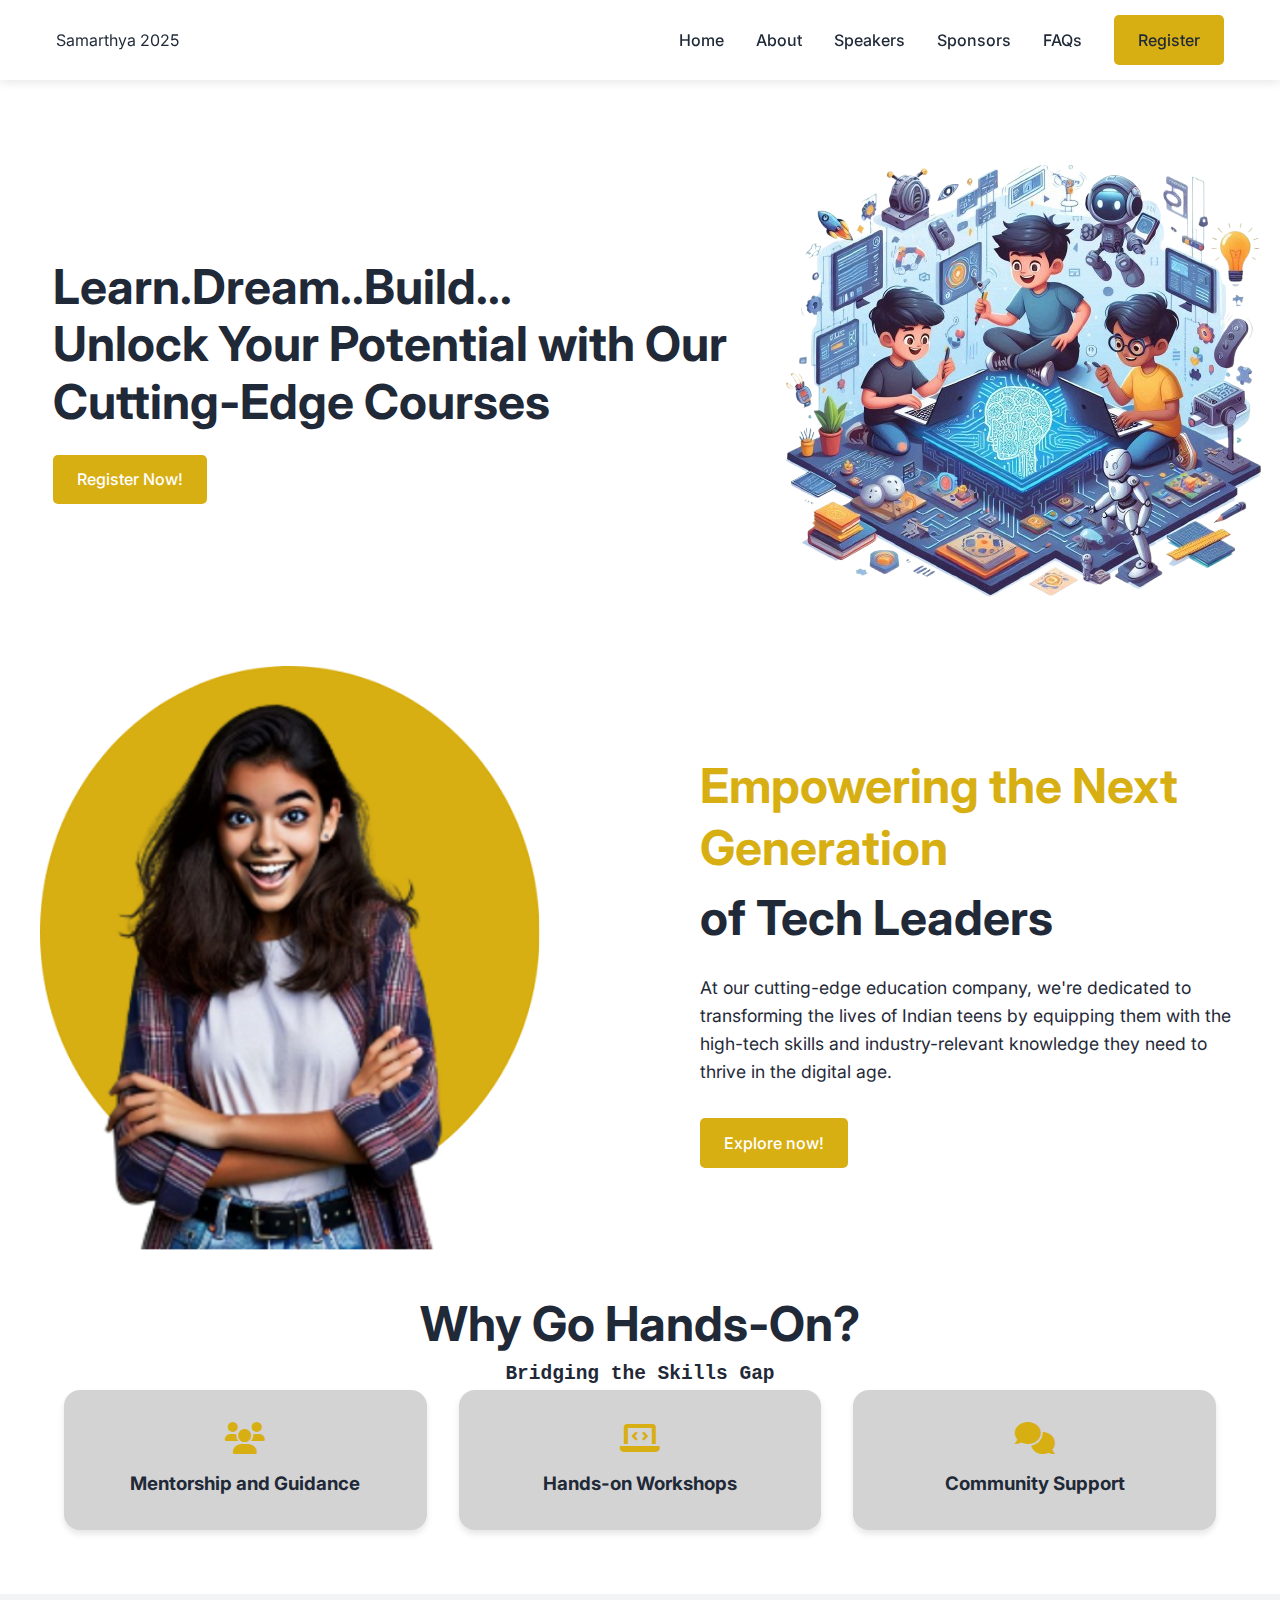
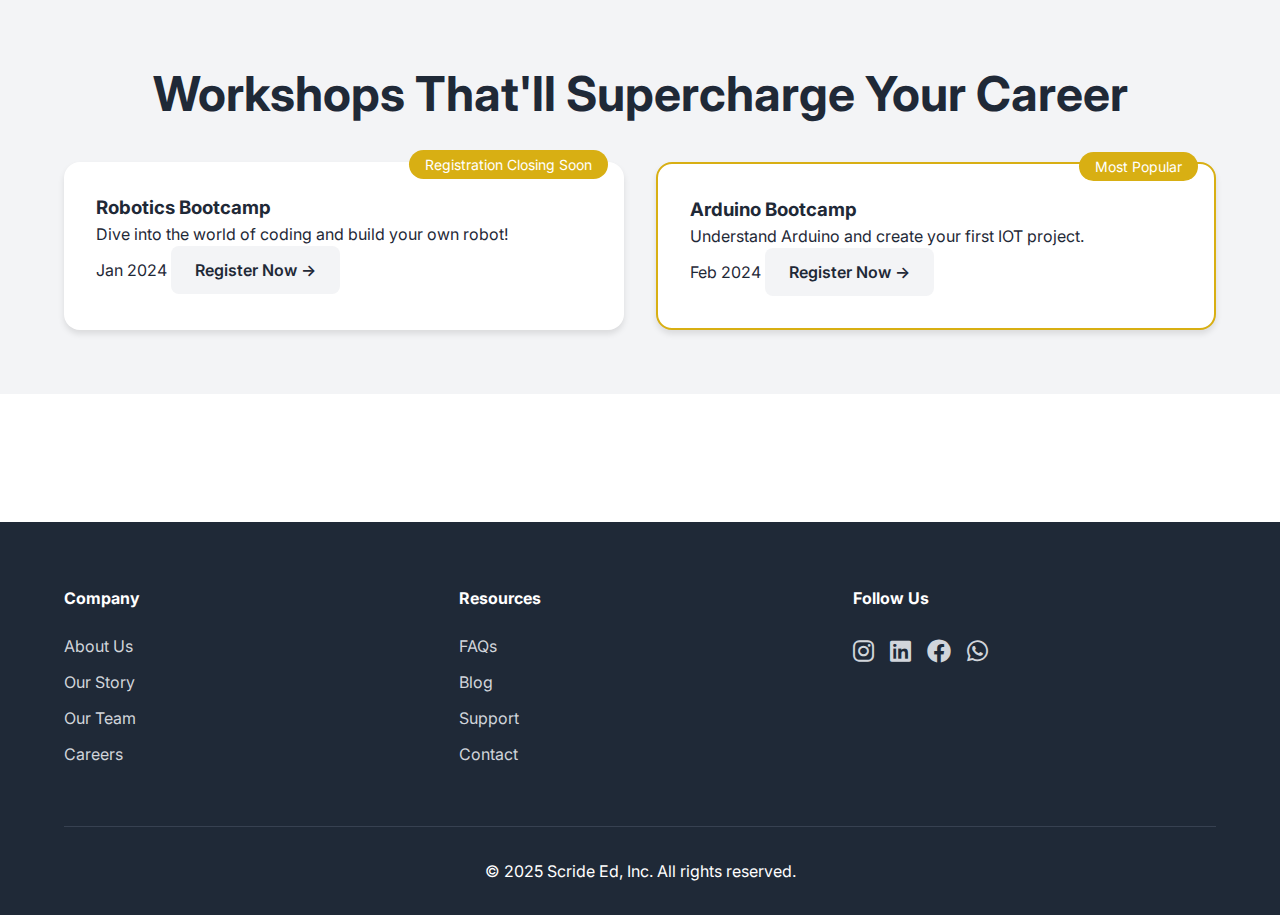
<file: samarthya.html>
<!DOCTYPE html>
<html lang="en">
<head>
    <meta charset="UTF-8">
    <meta name="viewport" content="width=device-width, initial-scale=1.0">
    <title>ScrideEd - Learn.Dream.Build.</title>
    <link rel="icon" type="image/png" href="scrideGearLogo-rbg.png"/>

    
    <!-- CSS -->
    <link rel="stylesheet" href="styles/main.css">
    
    <!-- Google Fonts -->
    <link rel="preconnect" href="https://fonts.googleapis.com">
    <link rel="preconnect" href="https://fonts.gstatic.com" crossorigin>
    <link href="https://fonts.googleapis.com/css2?family=Inter:wght@400;500;600;700&display=swap" rel="stylesheet">
    
    <!-- Font Awesome for icons -->
    <link rel="stylesheet" href="https://cdnjs.cloudflare.com/ajax/libs/font-awesome/6.0.0/css/all.min.css">
</head>
<body>
    <div class="loader-wrapper" id="loader">
        <div class="loader">
            <div class="loader-circle"></div>
            <div class="loader-line-mask">
                <div class="loader-line"></div>
            </div>
            <div class="loader-logo">
                <!-- <span>ScrideEd</span> -->
                <img src="assets/icons/scrideGearLogo-rbg.png">
            </div>
        </div>
        <!-- <div class="loader-text">.<br>Loading amazing content...</div> -->
    </div>
    <!-- <header class="site-header">
        <nav class="main-nav container">
            <div class="logo-container">
            <a href="/" class="logo"><img src="../assets/icons/logo-black-rbg.png" alt="Scride Ed"></a>
            </div>
            <button class="mobile-menu-toggle" aria-label="Toggle menu">
                <span></span>
            </button>
            
            <ul class="nav-links">
                <li><a href="/">Home</a></li>
                <li><a href="/about.html">About</a></li>
                <li><a href="/courses.html">Courses</a></li>
                <li><a href="/pages/contact.html">Contact</a></li>
                <li><a href="/login.html" class="btn-login">Login</a></li>
                <li><a href="/login.html" class="btn-primary">Get Started</a></li>
            </ul>
        </nav>
    </header> -->

    <header class="site-header">
        <nav class="main-nav container">
            <div class="logo-container">
                Samarthya 2025
            </div>
            <button class="mobile-menu-toggle" aria-label="Toggle menu">
                <span class="hamburger"></span>
            </button>
            
            <ul class="nav-links">
                <li><a href="/">Home</a></li>
                <li><a href="/about.html">About</a></li>
                <li><a href="/courses.html">Speakers</a></li>
                <li><a href="/pages/contact.html">Sponsors</a></li>
                <li><a href="/login.html" class="btn-login">FAQs</a></li>
                <li><a href="/login.html" class="btn-primary">Register</a></li>
            </ul>
        </nav>
    </header>

    <main>
        <!-- Hero Section -->
        <section class="hero">
            <div class="container">
                <h1>
                    <p class="empower-content">Learn.Dream..Build...</p>
                    Unlock Your Potential with Our<br>
                    Cutting-Edge Courses
                </h1>
                <a href="#explore" class="btn-primary">Register Now!</a>
            </div>
            <figure class="hero-image">
                <!-- make it transprant bg  -->
                <img src="../assets/images/icon.png" alt="Hero Image">
            </figure>
        </section>
    
<!-- add empowering section -->
    <section class="empower">
        <div class="empower-wrapper">
            <div class="empower-image">
                <img src="../assets/images/empower-image.png" alt="Image">
            </div>
            <div class="empower-content">
                <h1>
                    <span class="highlight">Empowering the Next Generation</span>
                    of Tech Leaders
                </h1>
                <p class="hero-text">
                    At our cutting-edge education company, we're dedicated to transforming
                    the lives of Indian teens by equipping them with the high-tech skills and
                    industry-relevant knowledge they need to thrive in the digital age.
                </p>
                <a href="../courses.html" class="btn-primary">Explore now!</a>
            </div>
        </div>
    </section>

        <!-- Features Section -->
         <!-- update this section with a heading and relevant content and add animations accordingly -->
        <section class="features">
            <div class="container">
                <h1>Why Go Hands-On?</h1>
                <h2>Bridging the Skills Gap</h2>
                <div class="features-grid">
                    <div class="feature-card">
                        <i class="fas fa-users"></i>
                        <h3>Mentorship and Guidance</h3>
                    </div>
                    <div class="feature-card">
                        <i class="fas fa-laptop-code"></i>
                        <h3>Hands-on Workshops</h3>
                    </div>
                    <div class="feature-card">
                        <i class="fas fa-comments"></i>
                        <h3>Community Support</h3>
                    </div>
                </div>
            </div>
        </section>

        <!-- Popular Courses -->
        <section class="courses" id="explore">
            <div class="container">
                <!-- center the heading -->
                <h1>Workshops That'll Supercharge Your Career</h1>
                <div class="course-grid">
                    <div class="course-card">
                        <span class="badge">Registration Closing Soon</span>
                        <h3>Robotics Bootcamp</h3>
                        <p>Dive into the world of coding and build your own robot!</p>
                        <span class="date">Jan 2024</span>
                        <a href="https://forms.gle/HEQwnBu2qKFp6ERG7" class="btn-secondary">Register Now -></a>
                    </div>
                    <div class="course-card featured">
                        <span class="badge">Most Popular</span>
                        <h3>Arduino Bootcamp</h3>
                        <p>Understand Arduino and create your first IOT project.</p>
                        <span class="date">Feb 2024</span>
                        <a href="https://forms.gle/LDaKzVf9h2hfmn22A" class="btn-secondary">Register Now -></a>
                    </div>
                </div>
            </div>
        </section>

        <!-- add why us section -->

        <!-- Newsletter -->
         <!-- add a plugin to collect the mail -->
        <section class="newsletter">
            <!-- <div class="container">
                <h2>Stay Updated – Subscribe to Our Newsletter!</h2>
                <p>Never miss out on the latest workshops, tips, and career advice.</p>
                <form id="newsletter-form" class="subscribe-form">
                    <input type="email" placeholder="Enter your email here" required>
                    <button type="submit" class="btn-primary">Subscribe Now</button>
                </form>
            </div> -->
            <div class="container">
            <script src="https://static.elfsight.com/platform/platform.js" async></script>
            <div class="elfsight-app-7f2de406-726d-4bf1-8327-9a756f93c13b" data-elfsight-app-lazy></div>
            </div>
        </section>
    </main>

    <footer class="site-footer">
        <div class="container">
            <div class="footer-grid">
                <div class="footer-column">
                    <h4>Company</h4>
                    <ul>
                        <li><a href="#">About Us</a></li>
                        <li><a href="#">Our Story</a></li>
                        <li><a href="#">Our Team</a></li>
                        <li><a href="https://www.linkedin.com/company/scrideed-com/">Careers</a></li>
                    </ul>
                </div>
                <div class="footer-column">
                    <h4>Resources</h4>
                    <ul>
                        <li><a href="#">FAQs</a></li>
                        <li><a href="https://www.linkedin.com/company/scrideed-com/">Blog</a></li>
                        <li><a href="#">Support</a></li>
                        <li><a href="#">Contact</a></li>
                    </ul>
                </div>
                <div class="footer-column">
                    <h4>Follow Us</h4>
                    <div class="social-links">
                        <a href="https://www.instagram.com/scride.ed/profilecard/?igsh=eGo5MHNpM2hpZmxw"><i class="fab fa-instagram"></i></a>
                        <a href="https://www.linkedin.com/company/scrideed-com/"><i class="fab fa-linkedin"></i></a>
                        <a href="https://www.instagram.com/scride.ed/profilecard/?igsh=eGo5MHNpM2hpZmxw"><i class="fab fa-facebook"></i></a>
                        <a href="#"><i class="fab fa-whatsapp"></i></a>
                    </div>
                </div>
            </div>
            <div class="footer-bottom">
                <p>&copy; 2025 Scride Ed, Inc. All rights reserved. </p>
            </div>
        </div>
    </footer>

    <!-- Scripts -->
    <script src="scripts/main.js"></script>
</body>
</html>
</file>
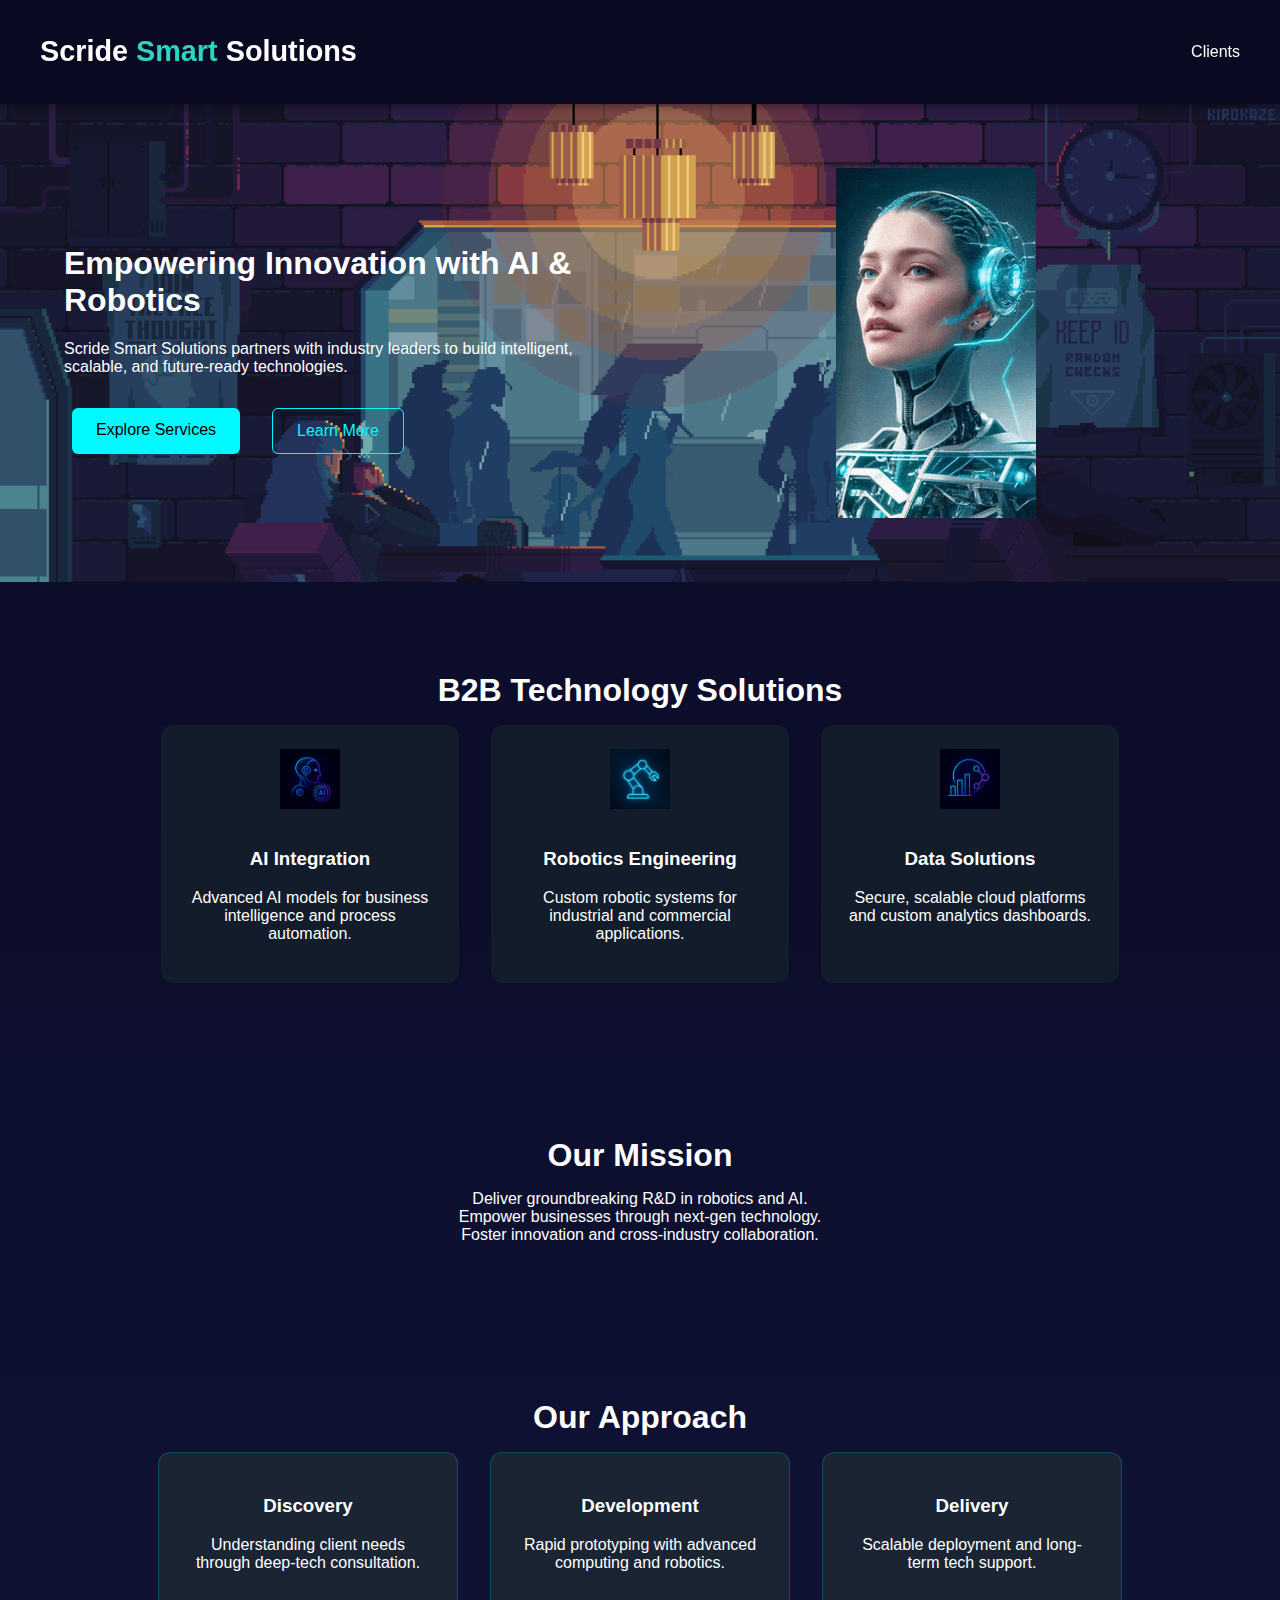
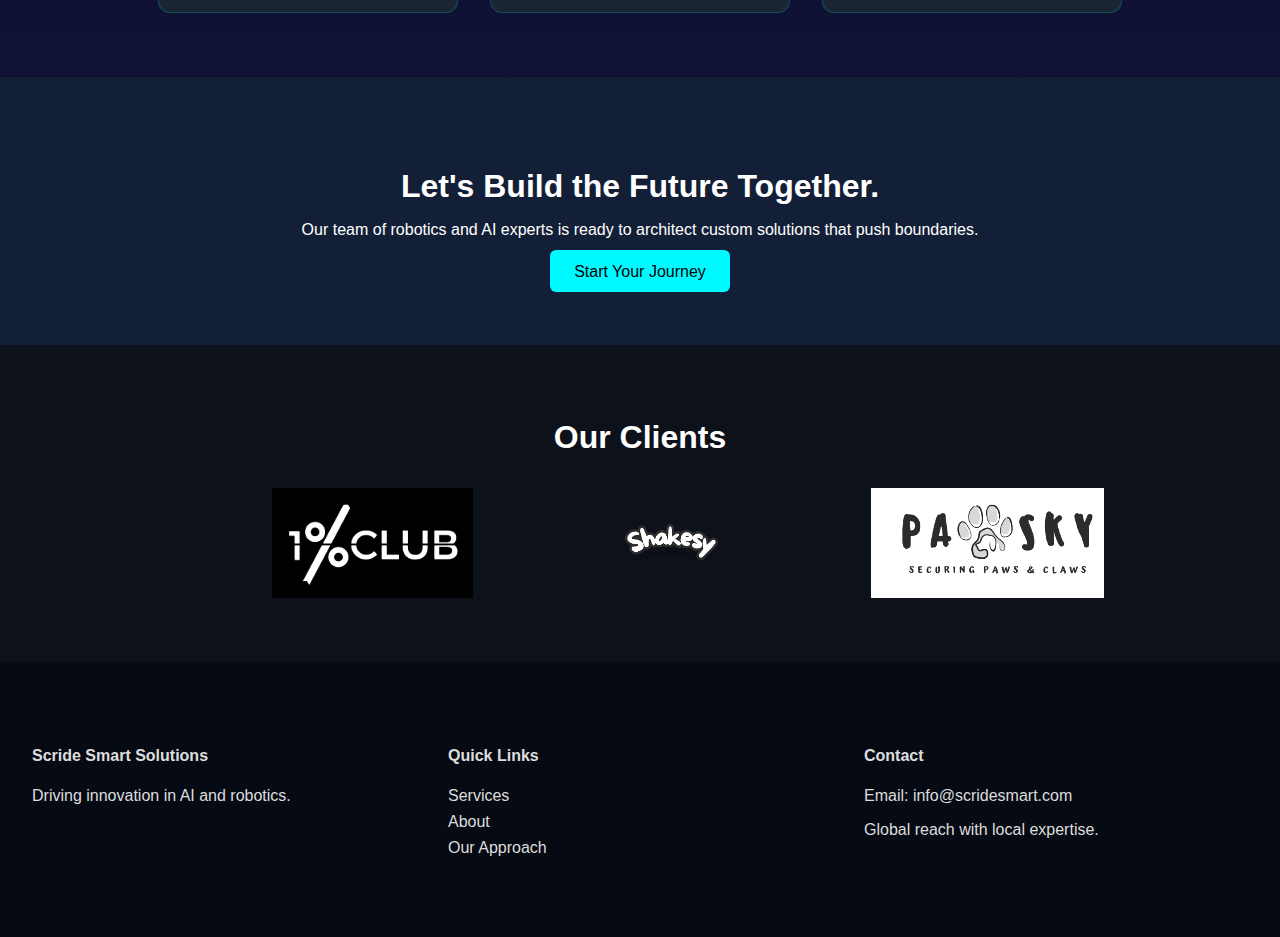
<file: pages/scridesmartsolutions.html>
<!DOCTYPE html>

<html lang="en">
<head>
<meta charset="utf-8"/>
<meta content="width=device-width, initial-scale=1.0" name="viewport"/>
<title>Scride Smart Solutions</title>
<link href="../styles/s3.css" rel="stylesheet"/>
<script defer="" src="../scripts/s3script.js"></script>
<meta content="Scride Smart Solutions pioneers B2B tech innovation through cutting-edge robotics, AI, and R&amp;D services." name="description"/>
<meta content="AI, Robotics, B2B Tech, R&amp;D, Automation, Smart Infrastructure, Edge Computing" name="keywords"/>
<meta content="Scride Smart Solutions" name="author"/>
<meta content="Scride Smart Solutions - Robotics and AI Innovation" property="og:title"/>
<meta content="Innovating tomorrow’s tech today. Custom robotics and AI development for enterprise excellence." property="og:description"/>
<meta content="images/ai-hero.gif" property="og:image"/>
<meta content="website" property="og:type"/>
</head>
<body class="dark-mode" style="background: linear-gradient(to bottom, #0a0a23, #12163d);"><header class="main-header parallax">
<div class="header-content">
<h1 class="logo-title">Scride <span class="accent">Smart</span> Solutions</h1>
<!-- <button class="mobile-menu-toggle" aria-label="Toggle menu">
  <span class="hamburger"></span>
</button> -->
<nav class="nav-links">
<!-- <a href="#services">Services</a>
<a href="#about">About</a>
<a href="#approach">Approach</a> -->
<a href="#clients">Clients</a>
<!-- <a href="#ready">Contact</a> -->
</nav>
<!-- <ul class="nav-links">
  <li><a href="#services">Services</a></li>
  <li><a href="#about">About</a></li>
  <li><a href="#approach">Approach</a></li>
  <li><a href="#clients">Clients</a></li>
  <li><a href="#ready" class="btn-login">Contact</a></li>
</ul> -->
<!-- <button aria-label="Toggle Theme" class="theme-toggle-icon" id="themeToggle">🌙</button></div> -->
</header>
<!-- <button class="btn outline-btn toggle-theme">Toggle Theme</button> -->
<!-- Hero Section -->
<section class="hero parallax" style="background-image: url('../assets/images/bg-hero.gif'); background-size: cover;">
<div class="hero-container flex wrap">
<div class="hero-text left-align"><h1 class="left-align text-4xl sm:text-5xl md:text-6xl font-extrabold leading-tight mb-4">Empowering Innovation with AI &amp; Robotics</h1><p>Scride Smart Solutions partners with industry leaders to build intelligent, scalable, and future-ready technologies.</p><div class="hero-cta-buttons"><a class="btn primary-btn" href="#services">Explore Services</a><a class="btn outline-btn" href="#about">Learn More</a></div></div>
<div class="hero-gif">
<img alt="AI Hero Illustration" src="../assets/images/aiim.gif" style="max-width: 300px;"/>
</div>
</div>
</section>
<!-- Services Section -->
<section class="section fade-in" id="services">
<h2 class="section-title">B2B Technology Solutions</h2>
<div class="card-container flex wrap center">
<div class="service-tile">
<img alt="AI Icon" class="card-icon" src="../assets/images/ai_icon.png"/>
<h3>AI Integration</h3>
<p>Advanced AI models for business intelligence and process automation.</p>
</div>
<div class="service-tile">
<img alt="Robotics Icon" class="card-icon" src="../assets/images/robot.png"/>
<h3>Robotics Engineering</h3>
<p>Custom robotic systems for industrial and commercial applications.</p>
</div>
<div class="service-tile">
<img alt="Data Icon" class="card-icon" src="../assets/images/data.png"/>
<h3>Data Solutions</h3>
<p>Secure, scalable cloud platforms and custom analytics dashboards.</p>
</div>
</div>
</section>
<!-- About / Pioneering Section -->
<section class="section parallax" id="about">
<h2 class="section-title">Our Mission</h2>
<ul class="section-desc">
<li>Deliver groundbreaking R&amp;D in robotics and AI.</li>
<li>Empower businesses through next-gen technology.</li>
<li>Foster innovation and cross-industry collaboration.</li>
</ul>
</section>
<!-- Our Approach Section -->
<section class="section fade-in" id="approach">
<h2 class="section-title">Our Approach</h2>
<div class="card-container flex wrap center">
<div class="approach-card">
<h3>Discovery</h3>
<p>Understanding client needs through deep-tech consultation.</p>
</div>
<div class="approach-card">
<h3>Development</h3>
<p>Rapid prototyping with advanced computing and robotics.</p>
</div>
<div class="approach-card">
<h3>Delivery</h3>
<p>Scalable deployment and long-term tech support.</p>
</div>
</div>
</section>
<!-- Ready to Transform Section -->
<section class="section center parallax" id="ready"><h2 class="section-title">Let's Build the Future Together.</h2><p class="section-desc">Our team of robotics and AI experts is ready to architect custom solutions that push boundaries.</p><a class="btn primary-btn" href="#services">Start Your Journey</a></section>
<!-- Client Carousel Section -->
<!-- <section class="section fade-in" id="clients">
<h2 class="section-title">Trusted By</h2>
<div class="client-carousel">
<div class="client-strip">
<img alt="Client 1" src="../assets/images/Shakesy.png"/>
<img alt="Client 2" src="../assets/images/Shakesy.png"/>
<img alt="Client 3" src="../assets/images/Shakesy.png"/>
<img alt="Client 4" src="../assets/images/Shakesy.png"/>
<img alt="Client 1" src="../assets/images/Shakesy.png"/>
<img alt="Client 2" src="../assets/images/Shakesy.png"/>
<img alt="Client 3" src="../assets/images/Shakesy.png"/>
<img alt="Client 4" src="../assets/images/Shakesy.png"/>

</div>
</div>
</section> -->
<section id="clients">
    <h2 class="section-title">Our Clients</h2>
    <div class="client-carousel">
      <div class="client-track">
        <!-- Duplicated logos for seamless loop -->
        <img src="../assets/images/1P.jpeg" alt="Client 1" />
        <img src="../assets/images/Shakesy.png" alt="Client 2" />
        <img src="../assets/images/PawSky-Logo-1.png" alt="Client 3" />
        <img src="../assets/images/tag.png" alt="Client 4" />
        <img src="../assets/images/1P.jpeg" alt="Client 1" />
        <img src="../assets/images/Shakesy.png" alt="Client 2" />
        <img src="../assets/images/PawSky-Logo-1.png" alt="Client 3" />
        <img src="../assets/images/tag.png" alt="Client 4" />
        <img src="../assets/images/1P.jpeg" alt="Client 1" />
        <img src="../assets/images/Shakesy.png" alt="Client 2" />
        <img src="../assets/images/PawSky-Logo-1.png" alt="Client 3" />
        <img src="../assets/images/tag.png" alt="Client 4" />
      </div>
    </div>
  </section>
  
<!-- Footer -->
<footer class="section">
<div class="footer-container flex wrap">
<div class="footer-column">
<h4>Scride Smart Solutions</h4>
<p>Driving innovation in AI and robotics.</p>
</div>
<div class="footer-column">
<h4>Quick Links</h4>
<ul>
<li><a href="#services">Services</a></li>
<li><a href="#about">About</a></li>
<li><a href="#approach">Our Approach</a></li>
</ul>
</div>
<div class="footer-column">
<h4>Contact</h4>
<p>Email: info@scridesmart.com</p>
<p>Global reach with local expertise.</p>
</div>
</div>
</footer>
</body>
</html>
</file>
<file: styles/main.css>
/* main.css */
:root {
    --color-primary: #d8af13;
    --color-primary-dark: #000000;
    --color-secondary: #6B7280;
    --color-text: #1F2937;
    --color-background: #ffffff;
    --color-gray-light: #F3F4F6;
    --font-primary: 'Inter', sans-serif;
    --transition: all 0.3s ease;
  }
  
  /* Base Styles */
  * {
    margin: 0;
    padding: 0;
    box-sizing: border-box;
  }
  
  body {
    font-family: var(--font-primary);
    color: var(--color-text);
    line-height: 1.5;
  }
  
  .container {
    max-width: 1200px;
    margin: 0 auto;
    padding: 0 1.5rem;
    text-overflow:ellipsis;
    
  }
  /* Loader */

  .loader-wrapper {
    position: fixed;
    top: 0;
    left: 0;
    width: 100%;
    height: 100%;
    background: #ffffff;
    display: flex;
    flex-direction: column;
    justify-content: center;
    align-items: center;
    z-index: 9999;
    transition: opacity 0.5s ease-out;
}

.loader-wrapper.fade-out {
    opacity: 0;
}

.loader {
    position: relative;
    width: 100px;
    height: 100px;
}

.loader-circle {
    position: absolute;
    width: 100%;
    height: 100%;
    border: 3px solid #f3f3f3;
    border-radius: 50%;
}

.loader-line-mask {
    position: absolute;
    width: 50%;
    height: 100%;
    top: 0;
    right: 0;
    overflow: hidden;
    transform-origin: 0 50%;
    mask-image: linear-gradient(to right, transparent, #000);
    animation: rotate 1.5s infinite linear;
}

.loader-line {
    width: 200%;
    height: 100%;
    border: 3px solid var(--color-primary);
    border-radius: 50%;
    position: absolute;
    left: -100%;
}

.loader-logo {
    position: absolute;
    width: 100%;
    height: 100%;
    max-width: 60px;
    display: flex;
    justify-content: center;
    align-items: center;
    animation: pulse 2s infinite;
}

.loader-logo span {
    font-size: 1rem;
    font-weight: bold;
    align-items: center;
    color: var(--color-primary);
}

.loader-text {
    margin-top: 2rem;
    font-size: 0.875rem;
    color: var(--color-secondary);
    animation: pulse 2s infinite;
}

@keyframes rotate {
    0% {
        transform: rotate(0deg);
    }
    100% {
        transform: rotate(360deg);
    }
}

@keyframes pulse {
    0%, 100% {
        opacity: 1;
    }
    50% {
        opacity: 0.5;
    }
}

  /* Header & Navigation */
  .site-header {
    position: fixed;
    top: 0;
    left: 0;
    right: 0;
    background: var(--color-background);
    box-shadow: 0 2px 4px rgba(0,0,0,0.1);
    z-index: 1000;
  }
  
  .main-nav {
    display: flex;
    justify-content: space-between;
    align-items: center;
    height: 80px;
  }
  
  .logo-container {
    width: 150px; /* Container width */
    height: auto; /* Adjusts based on content */
  }

  .logo {
    width: 150px; /* Set the desired width */
  height: auto; /* Maintain aspect ratio */
  max-width: 100%; /* Optional for responsiveness */
  display: block; 
  }

  .mobile-menu-toggle {
    display: block; /* Ensure the button shows on smaller screens */
    background: none;
    border: none;
    cursor: pointer;
  }
  
  /* .nav-links {
    flex-direction: column;
    align-items: center;
    background: var(--color-background);
    padding: auto;
    box-shadow: 0 2px 4px rgba(0, 0, 0, 0.1);
    display: none; /* Initially hidden */
  /* } */ 
  
  .nav-links.active {
    display: flex; /* Show links when toggled */
  }
  
  .nav-links {
    display: flex;
    gap: 2rem;
    list-style: none;
  }
  
  .nav-links a {
    text-decoration: none;
    color: var(--color-text);
    font-weight: 500;
    transition: var(--transition);
  }
  
  .nav-links a:hover {
    color: var(--color-primary);
  }

  .site-header {
    position: fixed;
    top: 0;
    left: 0;
    width: 100%;
    background: white;
    box-shadow: 0 2px 10px rgba(0, 0, 0, 0.1);
    z-index: 1000;
}

.main-nav {
    display: flex;
    justify-content: space-between;
    align-items: center;
    padding: 1rem;
    position: relative;
}

.logo-container {
    z-index: 2;
}

.logo img {
    height: 40px;
    width: auto;
}

.nav-links {
    display: flex;
    align-items: center;
    gap: 2rem;
    list-style: none;
    margin: 0;
    padding: 0;
}

.btn-login {
    color: #333;
    text-decoration: none;
    font-weight: 500;
}

.btn-primary {
    background: #007bff;
    color: white;
    padding: 0.5rem 1rem;
    border-radius: 5px;
    text-decoration: none;
    font-weight: 500;
}

.mobile-menu-toggle {
    display: none;
    background: none;
    border: none;
    cursor: pointer;
    padding: 0.5rem;
    z-index: 2;
}

.hamburger {
    display: block;
    position: relative;
    width: 24px;
    height: 2px;
    background: #333;
    transition: all 0.3s ease-in-out;
}

.hamburger::before,
.hamburger::after {
    content: '';
    position: absolute;
    width: 24px;
    height: 2px;
    background: #333;
    left: 0;
    transition: all 0.3s ease-in-out;
}

.hamburger::before {
    top: -8px;
}

.hamburger::after {
    bottom: -8px;
}

@media (max-width: 768px) {
    .mobile-menu-toggle {
        display: block;
    }

    .nav-links {
        position: fixed;
        top: 0;
        right: -100%;
        height: 100vh;
        width: 100%;
        background: white;
        flex-direction: column;
        justify-content: center;
        gap: 2rem;
        transition: right 0.3s ease-in-out;
        z-index: 1;
    }

    .nav-links.active {
        right: 0;
    }

    .mobile-menu-toggle.active .hamburger {
        background: transparent;
    }

    .mobile-menu-toggle.active .hamburger::before {
        transform: rotate(45deg);
        top: 0;
    }

    .mobile-menu-toggle.active .hamburger::after {
        transform: rotate(-45deg);
        bottom: 0;
    }
}
  
  /* Buttons */
  .btn-primary, .btn-secondary {
    display: inline-block;
    padding: 0.75rem 1.5rem;
    border-radius: 0.5rem;
    text-decoration: none;
    font-weight: 600;
    transition: var(--transition);
  }
  
  .btn-primary {
    background: var(--color-primary);
    color: white;
  }
  
  .btn-primary:hover {
    background: var(--color-primary-dark);
    transform: translateY(-2px);
  }
  
  .btn-secondary {
    background: var(--color-gray-light);
    color: var(--color-text);
  }
  
  .btn-secondary:hover {
    background: #E5E7EB;
  }
  
  /* Hero Section */
  .hero {
    padding: 8rem 0 1rem;
    padding-bottom: 0%;
    display: flex; /* Enables side-by-side alignment */
    justify-content: space-between; /* Space between text and image */
    align-items: center; /* Vertically align both elements */
    background: linear-gradient(135deg, #FFFFFF 0%, #FFFFFF 100%);
    text-align: left;
  }
  
  .hero h1 {
    font-size: 3rem;
    line-height: 1.2;
    margin-bottom: 1.5rem;
    text-overflow: ellipsis;
  }
  
  .hero .highlight {
    font-size: 4rem;
    color: var(--color-primary);
    white-space: nowrap;
    overflow: hidden;
    animation: 
      typing 2s steps(18) infinite,
      cursor .8s step-end infinite alternate;
  }

  @keyframes cursor {
    50% { border-color: transparent;}
  }

  @keyframes typing {
    from { width: 0 }
    to { width: 100% }
  }

  .hero-image {
    max-width: 60%; /* Adjust image container width */
    text-align: right; /* Align the image to the right */
    padding: auto;
  }
  
  .hero-image img {
    width: 100%; /* Make the image responsive */
    max-width: 600px; /* Optional: Set a max size for the image */
    height: auto; /* Maintain aspect ratio */
  }

  @media (max-width: 768px) {
    .hero {
      flex-direction: column; /* Stack text and image */
      text-align: center;
      text-overflow: ellipsis;
    }
  
    .hero-image {
      max-width: 100%; /* Ensure the image resizes */
      text-align: center;
    }
  
    .hero h1 {
      font-size: 1rem; /* Reduce font size for mobile */
      text-overflow: ellipsis;
      
    }

    .hero .highlight {
      font-size: 1.75rem;
      text-align: center;
      white-space: nowrap;
    text-overflow: ellipsis;
    overflow: hidden;
    vertical-align: middle;

    }
  }
  
  /* Empower Section */
  .empower {
    width: 100%;
    padding: 2rem 2rem;
    background: linear-gradient(135deg, #FFFFFF 0%, #FFFFFF 100%);
    overflow: hidden;
}

.empower-wrapper {
    max-width: 1200px;
    margin: 0 auto;
    display: flex;
    justify-content: space-between;
    align-items: center;
    gap: 10rem;
}

.empower-content {
    flex: 1;
    max-width: 650px;
}

.empower h1 {
    font-size: 3rem;
    line-height: 1.3;
    margin-bottom: 1.5rem;
}

.empower .highlight {
    display: block;
    font-size: 3rem;
    color: var(--color-primary);
    margin-bottom: 0.5rem;
}

.empower .hero-text {
    font-size: 1.1rem;
    line-height: 1.6;
    margin-bottom: 2rem;
}

.empower-image {
    flex: 1;
    max-width: 500px;
}

.empower-image img {
    width: 100%;
    height: auto;
    object-fit: contain;
}

.btn-primary {
    display: inline-block;
    padding: 0.8rem 1.5rem;
    background: var(--color-primary);
    color: white;
    text-decoration: none;
    border-radius: 5px;
    font-weight: 500;
    transition: background 0.3s ease;
}

.btn-primary:hover {
    background: var(--color-primary-dark);
}

@media (max-width: 768px) {
    .empower {
        padding: 3rem 1rem;
    }

    .empower-wrapper {
        flex-direction: column-reverse;
        text-align: center;
    }

    .empower-content {
        max-width: 100%;
        padding: 0 1rem;
    }

    .empower h1 {
        font-size: 2rem;
        margin-bottom: 1rem;
    }

    .empower .highlight {
        font-size: 2rem;
        
    }

    .empower .hero-text {
        font-size: 1rem;
        margin-bottom: 1.5rem;
        /* Remove line breaks in mobile view */
        br {
            display: none;
        }
    }

    .empower-image {
        max-width: 80%;
        margin: 0 auto;
    }
}

@media (max-width: 480px) {
    .empower {
        padding: 2rem 1rem;
    }

    .empower h1 {
        font-size: 1.75rem;
    }

    .empower .highlight {
        font-size: 1.75rem;
    }

    .empower-image {
        max-width: 90%;
    }
}

  /* Features Section */
  .features {
    padding: 4rem 0;
    padding-top: 0%;
  }
  
  .features h1{
    font-size: 3em;
    text-align: center;
  }

  .features h2{
    font-size: 1.50em;
    font-family: monospace;
    text-align: center;
  }

  .features-grid {
    display: grid;
    grid-template-columns: repeat(auto-fit, minmax(250px, 1fr));
    gap: 2rem;
  }
  
  .feature-card {
    text-align: center;
    padding: 2rem;
    border-radius: 1rem;
    background: lightgray;
    box-shadow: 0 4px 6px rgba(0,0,0,0.1);
    transition: var(--transition);
  }
  
  .feature-card:hover {
    transform: translateY(-5px);
  }
  
  .feature-card i {
    font-size: 2rem;
    color: var(--color-primary);
    margin-bottom: 1rem;
  }

  @media (max-width: 768px) {
    .features-grid, .course-grid {
      grid-template-columns: 1fr; /* Single column layout */
    }
  
    .feature-card, .course-card {
      padding: 1rem; /* Adjust padding */
    }
  }
  
  
  /* Courses Section */
  .courses {
    padding: 4rem 0;
    background: var(--color-gray-light);
  }

  .courses h1{
    font-size: 3rem;
    text-align: center;
  }
  
  .course-grid {
    display: grid;
    grid-template-columns: repeat(auto-fit, minmax(300px, 1fr));
    gap: 2rem;
    margin-top: 2rem;
  }
  
  .course-card {
    background: white;
    padding: 2rem;
    border-radius: 1rem;
    box-shadow: 0 4px 6px rgba(0,0,0,0.1);
    position: relative;
  }
  
  .course-card.featured {
    border: 2px solid var(--color-primary);
  }
  
  .badge {
    position: absolute;
    top: -12px;
    right: 1rem;
    background: var(--color-primary);
    color: white;
    padding: 0.25rem 1rem;
    border-radius: 1rem;
    font-size: 0.875rem;
  }
  
  @media (max-width: 768px) {
    .btn-primary, .btn-secondary {
      padding: 0.5rem 1rem;
      font-size: 0.875rem;
    }
  }
  /* announcement section */
  /* Announcement Section Styles */
.announcement-section {
  padding: 100px 20px;
  background: linear-gradient(135deg, #f6f9fc 0%, #ffffff 100%);
  overflow: hidden;
}

.announcement-container {
  max-width: 1200px;
  margin: 0 auto;
}

/* Header Styles */
.announcement-header {
  text-align: center;
  margin-bottom: 60px;
  opacity: 0;
  animation: fadeInUp 1s ease forwards;
}

.announcement-badge {
  display: inline-block;
  padding: 8px 16px;
  background: linear-gradient(135deg, #6a11cb 0%, #2575fc 100%);
  color: white;
  border-radius: 20px;
  font-size: 0.9rem;
  font-weight: 600;
  margin-bottom: 20px;
  transform: translateY(20px);
  opacity: 0;
  animation: slideInUp 0.6s ease forwards 0.3s;
}

.announcement-title {
  font-size: 3rem;
  color: #1a1a1a;
  margin-bottom: 15px;
  transform: translateY(20px);
  opacity: 0;
  animation: slideInUp 0.6s ease forwards 0.5s;
}

.announcement-subtitle {
  font-size: 1.2rem;
  color: #666;
  transform: translateY(20px);
  opacity: 0;
  animation: slideInUp 0.6s ease forwards 0.7s;
}

/* Grid Layout */
.announcement-grid {
  display: grid;
  grid-template-columns: repeat(auto-fit, minmax(250px, 1fr));
  gap: 30px;
  margin: 60px 0;
}

.announcement-card {
  background: white;
  padding: 30px;
  border-radius: 15px;
  box-shadow: 0 10px 30px rgba(0, 0, 0, 0.05);
  transition: transform 0.3s ease, box-shadow 0.3s ease;
  opacity: 0;
  animation: fadeInUp 0.6s ease forwards;
  animation-delay: calc(var(--card-index) * 0.2s);
}

.announcement-card:hover {
  transform: translateY(-10px);
  box-shadow: 0 15px 40px rgba(0, 0, 0, 0.1);
}

.card-icon {
  font-size: 2.5rem;
  margin-bottom: 20px;
}

.announcement-card h3 {
  font-size: 1.4rem;
  margin-bottom: 15px;
  color: #1a1a1a;
}

.announcement-card p {
  color: #666;
  line-height: 1.6;
}

/* Features Section */
.announcement-features {
  display: flex;
  justify-content: center;
  flex-wrap: wrap;
  gap: 40px;
  margin: 60px 0;
}

.feature {
  text-align: center;
  opacity: 0;
  animation: fadeInUp 0.6s ease forwards;
  animation-delay: calc(var(--feature-index) * 0.2s);
}

.feature-highlight {
  display: block;
  font-size: 1.8rem;
  font-weight: 700;
  color: #6a11cb;
  margin-bottom: 5px;
}

.feature-text {
  color: #666;
}
.partners-section {
  padding: 60px 0;
  text-align: center;
  background-color: #f8f9fa;
}

.partners-container {
  max-width: 1200px;
  margin: 0 auto;
  padding: 0 20px;
}

.section-title {
  font-size: 32px;
  margin-bottom: 40px;
  color: #333;
}

.partner-item {
  width: 460px;
  height: 280px;
  background-color: white;
  box-shadow: 0 4px 8px rgba(0, 0, 0, 0.1);
  border-radius: 8px;
  display: flex;
  align-items: center;
  justify-content: center;
  margin: 0 auto;
  opacity: 0;
  transform: scale(0.9);
  animation: fadeInScale 0.8s forwards;
}

.partner-item:hover {
  box-shadow: 0 10px 20px rgba(0, 0, 0, 0.15);
  transform: scale(1.05);
  transition: transform 0.3s ease, box-shadow 0.3s ease;
}

.partner-logo {
  max-width: 100%;
  max-height: 250px;
}

@keyframes fadeInScale {
  to {
      opacity: 1;
      transform: scale(1);
  }
}  
@media screen and (max-width: 768px) {
  .section-title {
      font-size: 24px;
      margin-bottom: 30px;
  }
  
  .partner-item {
      width: 150px;
      height: 100px;
  }
  
  .partner-logo {
      max-width: 75%;
      max-height: 60px;
      max-width: fit-content;
  }
}

/* Small mobile devices */
@media screen and (max-width: 480px) {
  .section-title {
      font-size: 20px;
      margin-bottom: 20px;
  }
  
  .partner-item {
      width: 140px;
      height: 80px;
  }
  
  .partner-logo {
      max-width: 70%;
      max-height: 50px;
  }
}

.partner-item:hover {
  box-shadow: 0 10px 20px rgba(0, 0, 0, 0.15);
  transform: scale(1.05);
  transition: transform 0.3s ease, box-shadow 0.3s ease;
}
/* CTA Section */
.announcement-cta {
  text-align: center;
  margin-top: 60px;
  opacity: 0;
  animation: fadeInUp 0.6s ease forwards 1.2s;
}

.primary-button, .secondary-button {
  display: inline-block;
  padding: 15px 30px;
  border-radius: 30px;
  text-decoration: none;
  font-weight: 600;
  transition: transform 0.3s ease, box-shadow 0.3s ease;
  margin: 10px;
}

.primary-button {
  background: linear-gradient(135deg, #6a11cb 0%, #2575fc 100%);
  color: white;
  box-shadow: 0 10px 20px rgba(106, 17, 203, 0.2);
}

.secondary-button {
  background: white;
  color: #6a11cb;
  border: 2px solid #6a11cb;
}

.primary-button:hover, .secondary-button:hover {
  transform: translateY(-5px);
  box-shadow: 0 15px 30px rgba(106, 17, 203, 0.3);
}

/* Animations */
@keyframes fadeInUp {
  from {
      opacity: 0;
      transform: translateY(30px);
  }
  to {
      opacity: 1;
      transform: translateY(0);
  }
}

@keyframes slideInUp {
  from {
      opacity: 0;
      transform: translateY(20px);
  }
  to {
      opacity: 1;
      transform: translateY(0);
  }
}

/* Mobile Optimizations */
@media screen and (max-width: 768px) {
  .announcement-section {
      padding: 60px 20px;
  }

  .announcement-title {
      font-size: 2.2rem;
  }

  .announcement-subtitle {
      font-size: 1rem;
  }

  .announcement-grid {
      grid-template-columns: 1fr;
      gap: 20px;
  }

  .announcement-features {
      flex-direction: column;
      gap: 30px;
  }

  .feature-highlight {
      font-size: 1.5rem;
  }

  .announcement-cta {
      display: flex;
      flex-direction: column;
      gap: 15px;
      padding: 0 20px;
  }

  .primary-button, .secondary-button {
      width: 100%;
      text-align: center;
      margin: 0;
  }
}

/* Performance Optimizations */
@media (prefers-reduced-motion: reduce) {
  .announcement-card,
  .feature,
  .announcement-header,
  .announcement-badge,
  .announcement-title,
  .announcement-subtitle,
  .announcement-cta {
      animation: none;
      opacity: 1;
      transform: none;
  }
}
  /* Newsletter Section */
  .newsletter {
    padding: 4rem 0;
    text-align: center;
  }
  
  .subscribe-form {
    display: flex;
    gap: 1rem;
    max-width: 600px;
    margin: 2rem auto 0;
  }
  
  .subscribe-form input {
    flex: 1;
    padding: 0.75rem 1rem;
    border: 2px solid #E5E7EB;
    border-radius: 0.5rem;
    font-size: 1rem;
  }
  /* kits section */

  .kits-container {
    display: flex;
    gap: 20px;
    overflow-x: auto;
    padding: 20px 0;
    scroll-padding: 20px;
    scroll-snap-type: x mandatory;
    scrollbar-width: thin;
    scrollbar-color: var(--primary-color) var(--light-bg);
    -webkit-overflow-scrolling: touch;
    border-radius: 12px;
  }

  .kits-container::-webkit-scrollbar {
    height: 8px;
    background: var(--light-bg);
  }

  .kits-container::-webkit-scrollbar-thumb {
    background: white;
    border-radius: 12px;
    border-radius: 12px;
  }

  .kit-card {
    background: white;
    border-radius: var(--border-radius);
    overflow: hidden;
    box-shadow: var(--card-shadow);
    transition: transform var(--transition-speed), box-shadow var(--transition-speed);
    display: flex;
    flex-direction: column;
    opacity: 0;
    transform: translateY(30px);
    flex: 0 0 300px;
    scroll-snap-align: start;
    border-radius: 12px;
    border: 2px solid #1a1a1a;
  }

  .kit-card.visible {
    opacity: 1;
    transform: translateY(0);
  }

  .kit-card:hover {
    transform: translateY(-10px);
    box-shadow: var(--card-shadow-hover);
  }

  .kit-image {
    width: 100%;
    height: 200px;
    object-fit: cover;
    border-bottom: 3px solid var(--primary-color);
  }

  .kit-content {
    padding: 20px;
    flex-grow: 1;
    display: flex;
    flex-direction: column;
  }

  .kit-title {
    font-size: 1.4rem;
    font-weight: 600;
    margin-bottom: 10px;
    color: var(--secondary-color);
  }

  .kit-description {
    color: #666;
    margin-bottom: 15px;
    flex-grow: 1;
  }

  .kit-footer {
    display: flex;
    justify-content: space-between;
    align-items: center;
    margin-top: auto;
  }

  .kit-price {
    font-size: 1.4rem;
    font-weight: bold;
    color: var(--accent-color);
  }

  .buy-button {
    background-color: var(--color-primary);
    color: black;
    border: none;
    padding: 10px 20px;
    border-radius: 4px;
    font-weight: 600;
    cursor: pointer;
    transition: background-color var(--transition-speed);
    text-decoration: none;
    display: inline-block;
  }

  .buy-button:hover {
    background-color: var(--secondary-color);
  }

  /* Media Queries */
  @media (max-width: 768px) {
    .section-header h2 {
      font-size: 2rem;
    }
    
    .kit-card {
      flex: 0 0 280px;
    }
  }

  @media (max-width: 480px) {
    .kit-card {
      flex: 0 0 260px;
    }
    
    .kit-image {
      height: 180px;
    }
    
    .section-header h2 {
      font-size: 1.8rem;
    }
    
    .section-header p {
      font-size: 1rem;
    }
    
    .kits-container {
      padding: 10px 0;
    }
  }

  /* Animation delays for staggered effect */
  .kit-card:nth-child(1) { transition-delay: 0.1s; }
  .kit-card:nth-child(2) { transition-delay: 0.2s; }
  .kit-card:nth-child(3) { transition-delay: 0.3s; }
  .kit-card:nth-child(4) { transition-delay: 0.4s; }
  .kit-card:nth-child(5) { transition-delay: 0.5s; }
  .kit-card:nth-child(6) { transition-delay: 0.6s; }
  
  /* Scroll indicator */
  .scroll-indicator {
    display: flex;
    justify-content: center;
    align-items: center;
    margin-top: 20px;
    opacity: 0;
    transition: opacity 0.6s ease;
  }
  
  .scroll-indicator.visible {
    opacity: 1;
  }
  
  .scroll-indicator span {
    color: var(--secondary-color);
    font-size: 0.9rem;
    display: flex;
    align-items: center;
    gap: 8px;
  }
  
  .scroll-indicator .arrow {
    display: inline-block;
    font-size: 1.2rem;
    animation: bounce 1.5s infinite;
  }
  
  @keyframes bounce {
    0%, 20%, 50%, 80%, 100% {
      transform: translateX(0);
    }
    40% {
      transform: translateX(5px);
    }
    60% {
      transform: translateX(3px);
    }
  }
  
  /* Hide scroll indicator on mobile as it's more obvious to scroll */
  @media (max-width: 768px) {
    .scroll-indicator {
      display: none;
    }
  }
  .sold-out .buy-button {
  background-color: #ccc;
  pointer-events: none;
  cursor: not-allowed;
}

.sold-out .buy-button::after {
  content: "Sold Out";
  font-size: small;
}

.sold-out .buy-button {
  color: transparent;
  position: relative;
}

.sold-out .buy-button::after {
  color: #666;
  position: absolute;
  left: 50%;
  top: 50%;
  transform: translate(-50%, -50%);
}

  
  /* Footer */
  .site-footer {
    background: #1F2937;
    color: white;
    padding: 4rem 0 2rem;
  }
  
  .footer-grid {
    display: grid;
    grid-template-columns: repeat(auto-fit, minmax(200px, 1fr));
    gap: 2rem;
    margin-bottom: 3rem;
  }
  
  .footer-column h4 {
    margin-bottom: 1.5rem;
    color: white;
  }
  
  .footer-column ul {
    list-style: none;
  }
  
  .footer-column ul li {
    margin-bottom: 0.75rem;
  }
  
  .footer-column a {
    color: #D1D5DB;
    text-decoration: none;
    transition: var(--transition);
  }
  
  .footer-column a:hover {
    color: white;
  }
  
  .social-links {
    display: flex;
    gap: 1rem;
  }
  
  .social-links a {
    font-size: 1.5rem;
  }
  
  .footer-bottom {
    text-align: center;
    padding-top: 2rem;
    border-top: 1px solid #374151;
  }
  @media (max-width: 768px) {
    .footer-grid {
      grid-template-columns: 1fr; /* Single column */
    }
  
    .footer-column {
      margin-bottom: 2rem; /* Add spacing between sections */
    }
  }
  
  /* Responsive Design */
  @media (max-width: 768px) {
    .mobile-menu-toggle {
      display: block;
    }
    
    .nav-links {
      display: none;
      position: absolute;
      top: 80px;
      left: 0;
      right: 0;
      background: white;
      padding: 1rem;
      flex-direction: column;
      text-align: center;
    }
    
    .nav-links.active {
      display: flex;
    }
    
    .hero h1 {
      font-size: 2rem;
    }
    
    .subscribe-form {
      flex-direction: column;
    }
  }

  /* about section */

  .about-section {
  padding: 80px 20px;
  background: #f9fafc;
}

.about-hero h1 {
  font-size: 40px;
  line-height: 1.3;
  margin-bottom: 20px;
}

.about-intro {
  font-size: 18px;
  color: #555;
  margin-bottom: 15px;
}

.about-block {
  margin-top: 60px;
}

.about-block h2 {
  font-size: 28px;
  margin-bottom: 20px;
}

.about-feature {
  margin-bottom: 25px;
}

.about-feature h3 {
  font-size: 20px;
  margin-bottom: 8px;
}

.mission {
  background: #ffffff;
  padding: 40px;
  border-radius: 12px;
}

blockquote {
  margin-top: 30px;
  font-size: 20px;
  font-style: italic;
  border-left: 4px solid #000;
  padding-left: 15px;
}
</file>
<file: styles/s3.css>
/* Reset & Basics */
body {
  margin: 0;
  font-family: 'Segoe UI', sans-serif;
  background-color: #0b0f1a;
  color: #ffffff;
  transition: background-color 0.3s, color 0.3s;
}
a {
  text-decoration: none;
  color: inherit;
}
img {
  max-width: 100%;
  height: auto;
}
ul {
  list-style: none;
  padding: 0;
}

/* Utility Classes */
.section {
  padding: 4rem 2rem;
}
.section-title {
  font-size: 2rem;
  margin-bottom: 1rem;
  text-align: center;
}
.section-desc {
  text-align: center;
  max-width: 800px;
  margin: auto;
}
.center {
  text-align: center;
}
.flex {
  display: flex;
}
.wrap {
  flex-wrap: wrap;
}
.center-center {
  justify-content: center;
  align-items: center;
}
.btn {
  padding: 0.8rem 1.5rem;
  border: none;
  cursor: pointer;
  border-radius: 6px;
  margin: 0.5rem;
}
.primary-btn {
  background-color: #00f9ff;
  color: #000;
}
.outline-btn {
  background: transparent;
  border: 1px solid #00f9ff;
  color: #00f9ff;
}

.nav-links.active {
  display: flex; /* Show links when toggled */
}

.nav-links {
  display: flex;
  gap: 2rem;
  list-style: none;
}

.nav-links a {
  text-decoration: none;
  color: var(--color-text);
  font-weight: 500;
  transition: var(--transition);
}

.nav-links a:hover {
  color: var(--color-primary);
}
/* Hero Section */
.hero-container {
  display: flex;
  flex-direction: row;
  justify-content: space-between;
  align-items: center;
  padding: 4rem 4rem;
}
.hero-text {
  flex: 1;
  padding-right: 2rem;
}
.hero-gif {
  flex: 1;
  display: flex;
  justify-content: center;
}

/* Service Cards */
.card-container {
  display: flex;
  flex-wrap: wrap;
  gap: 2rem;
  justify-content: center;
}
.service-tile {
  background: #121c2b;
  padding: 1.5rem;
  border-radius: 12px;
  width: 250px;
  text-align: center;
  transition: transform 0.3s, background 0.3s;
}
.service-tile:hover {
  transform: translateY(-10px);
  background: #1d2b44;
}
.card-icon {
  width: 60px;
  margin-bottom: 1rem;
}

/* Approach Cards */
.approach-card {
  background: #1a2433;
  border: 1px solid #00f9ff33;
  padding: 1.5rem;
  width: 250px;
  border-radius: 12px;
  text-align: center;
  transition: transform 0.3s ease;
}
.approach-card:hover {
  transform: translateY(-8px);
  background: #1f2e4a;
}

/* Client Carousel */
/* .client-carousel {
  overflow: hidden;
  padding: 2rem 0;
}
.client-strip {
  display: flex;
  gap: 2rem;
  animation: slide-left 20s linear infinite;
}
.client-strip img {
  height: 50px;
}

@keyframes slide-left {
  0% { transform: translateX(0); }
  100% { transform: translateX(-50%); }
} */

#clients {
    background: #0c111a;
    padding: 3rem 15rem;
    overflow: hidden;
    position: relative;
  }
  
  .client-carousel {
    position: relative;
    width: 100%;
    overflow: hidden;
    padding: 1rem 2rem; /* This adds the padding on both sides */
  }
  
  .client-track {
    display: flex;
    gap: 9rem;
    width: max-content;
    animation: scrollClients 30s linear infinite;
    align-items: center;
  }
  
  .client-carousel:hover .client-track {
    animation-play-state: paused;
  }
  
  .client-track img {
    height: 110px;
    object-fit: contain;
    filter: grayscale(100%) brightness(1.2);
    transition: transform 0.3s ease, filter 0.3s ease;
  }
  
  .client-track img:hover {
    filter: grayscale(0%) brightness(1.5);
    transform: scale(1.05);
  }
  
  @keyframes scrollClients {
    0% { transform: translateX(0); }
    100% { transform: translateX(-50%); }
  }

  @media (max-width: 768px) {
    .client-carousel {
      padding: 1rem;
    }
  
    .client-track {
      gap: 1rem;
    }
  
    .client-track img {
      height: 36px;
    }
  
    #clients .section-title {
      font-size: 1.5rem;
    }
  }
  

/* Footer */
footer {
  background: #060a13;
  color: #ddd;
}
.footer-container {
  display: flex;
  flex-wrap: wrap;
  justify-content: space-between;
  gap: 2rem;
}
.footer-column {
  flex: 1;
  min-width: 200px;
}
.footer-column ul li {
  margin-bottom: 0.5rem;
}

/* Light/Dark Theme */
.light-mode {
  background-color: #ffffff;
  color: #000000;
}
.light-mode .section {
  background-color: #f5f5f5;
}
.light-mode .service-tile {
  background-color: #ffffff;
  border: 1px solid #ccc;
}
.light-mode .approach-card {
  background-color: #ffffff;
}
.light-mode footer {
  background-color: #e0e0e0;
  color: #000;
}

/* Responsive */
@media screen and (max-width: 768px) {
  .hero-container {
    flex-direction: column;
  }
  .hero-text, .hero-gif {
    padding: 0;
    text-align: center;
  }
}


/* Header Styling */
.main-header {
  background: rgba(10, 10, 35, 0.95);
  padding: 1rem 2rem;
  position: sticky;
  top: 0;
  z-index: 100;
  box-shadow: 0 2px 8px rgba(0,0,0,0.4);
}
.header-content {
  display: flex;
  justify-content: space-between;
  align-items: center;
  max-width: 1200px;
  margin: auto;
}
.logo-title {
  font-size: 1.8rem;
  font-weight: bold;
  color: #ffffff;
}
.logo-title .accent {
  color: #2dd4bf;
}
.nav-links a {
  margin-left: 1.5rem;
  font-weight: 500;
  color: #ffffff;
  transition: color 0.3s;
}
.nav-links a:hover {
  color: #2dd4bf;
}

/* Responsive Nav */
@media (max-width: 768px) {
  .header-content {
    flex-direction: column;
    align-items: flex-start;
  }
  .nav-links {
    margin-top: 1rem;
    display: flex;
    flex-direction: column;
    gap: 0.5rem;
  }
}

/* Adjust background transitions */
body {
  background: linear-gradient(to bottom, #0a0a23, #12163d);
}
.light-mode {
  background: linear-gradient(to bottom, #ffffff, #e5e7eb);
}


.theme-toggle-icon {
  background: none;
  border: none;
  font-size: 1.5rem;
  color: #fff;
  cursor: pointer;
  margin-left: 1rem;
  transition: transform 0.3s;
}
.theme-toggle-icon:hover {
  transform: scale(1.2);
}

.hero-cta-buttons {
  margin-top: 1.5rem;
  display: flex;
  flex-wrap: wrap;
  gap: 1rem;
  justify-content: flex-start;
}

@media screen and (max-width: 768px) {
  .hero-cta-buttons {
    justify-content: center;
  }
}

/* Refined CTA section */
#ready {
  background: #131f37;
  padding: 4rem 2rem;
  text-align: center;
}
#ready .section-title {
  font-size: 2rem;
  margin-bottom: 1rem;
}
#ready .section-desc {
  font-size: 1rem;
  margin-bottom: 1.5rem;
}
</file>
